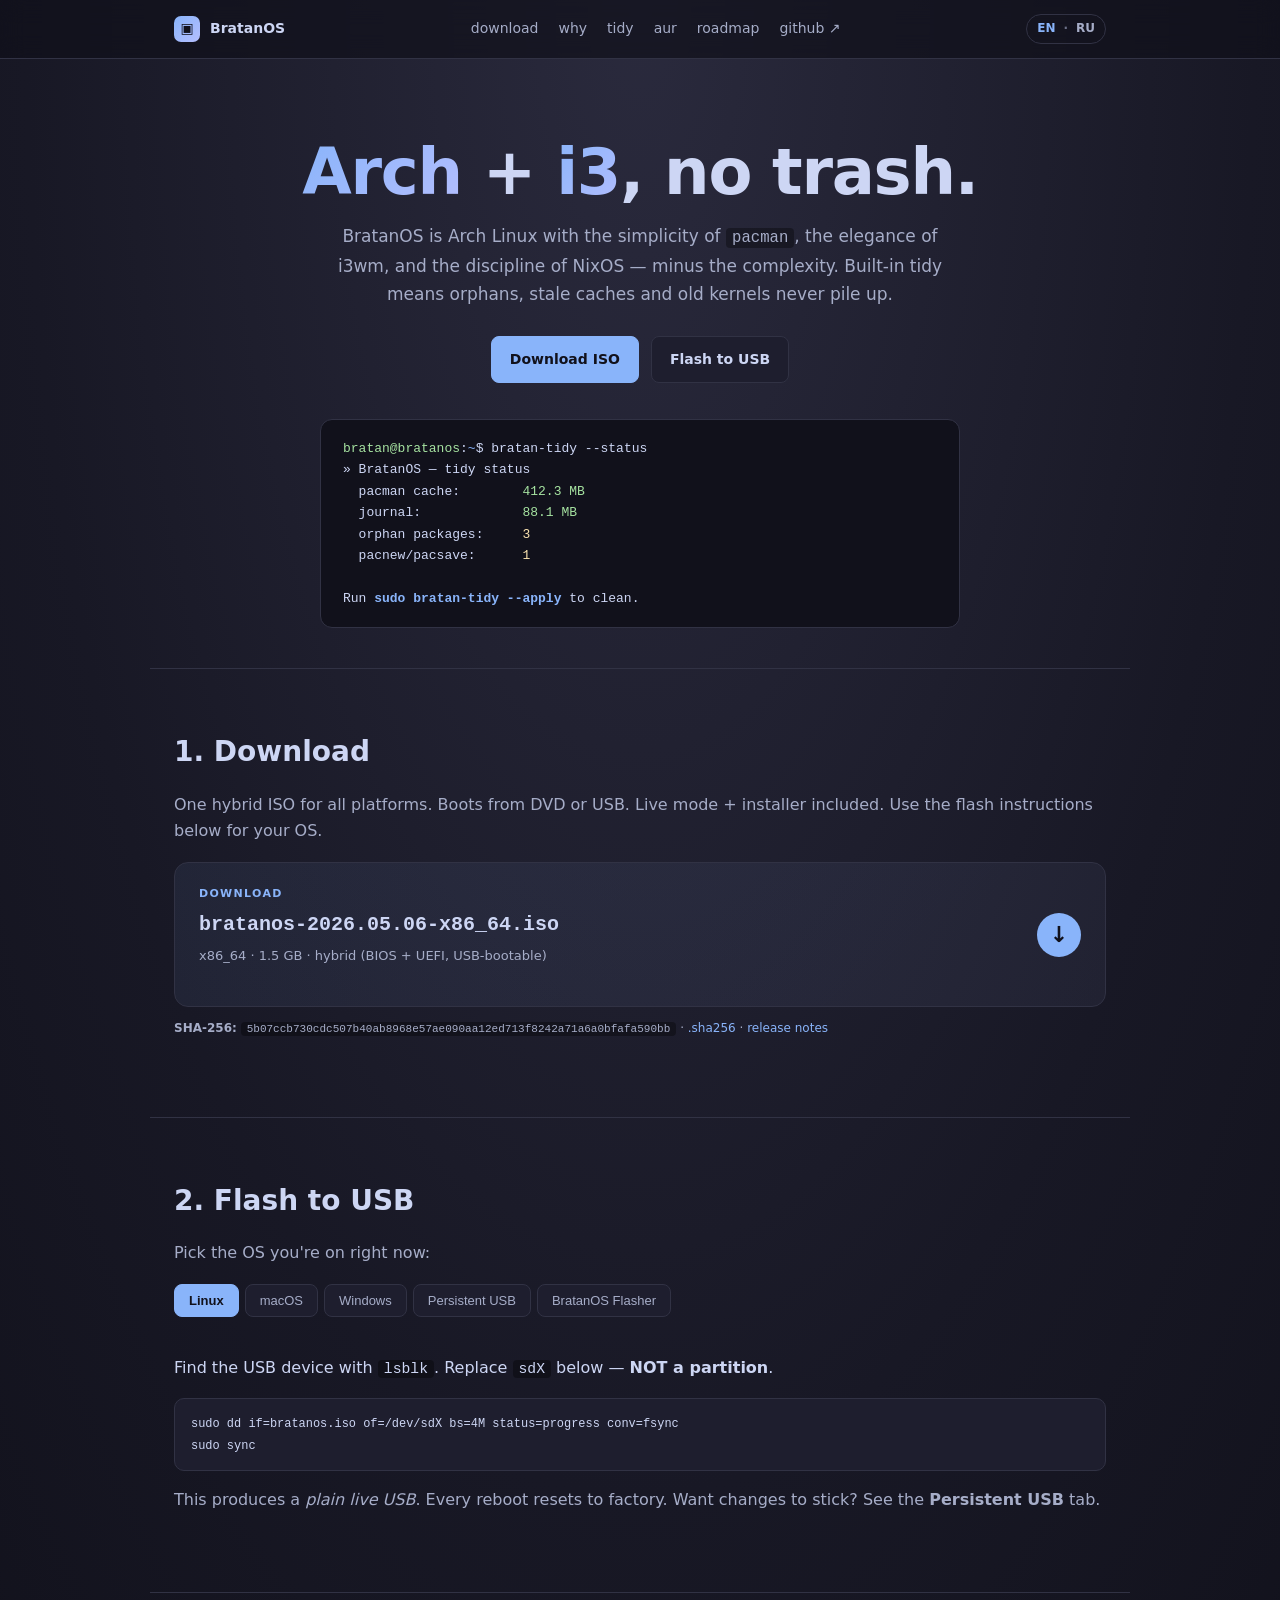
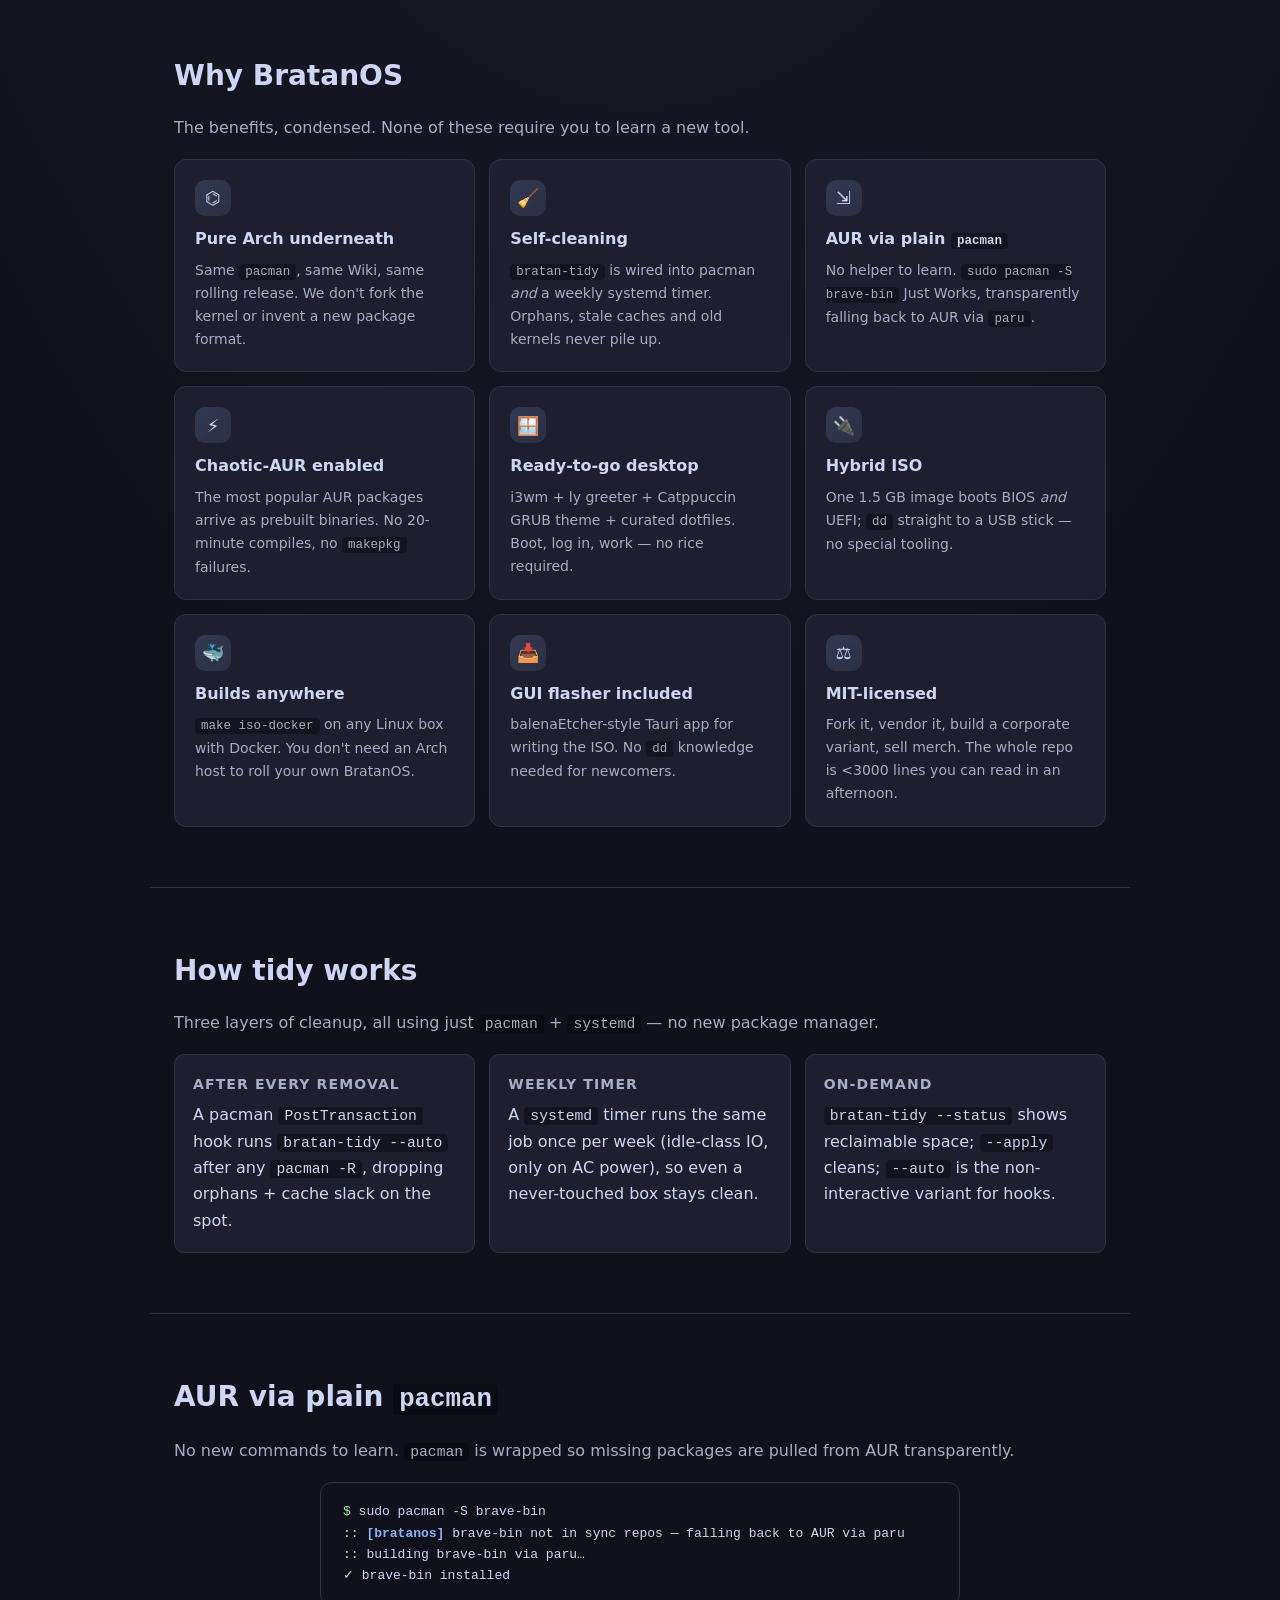
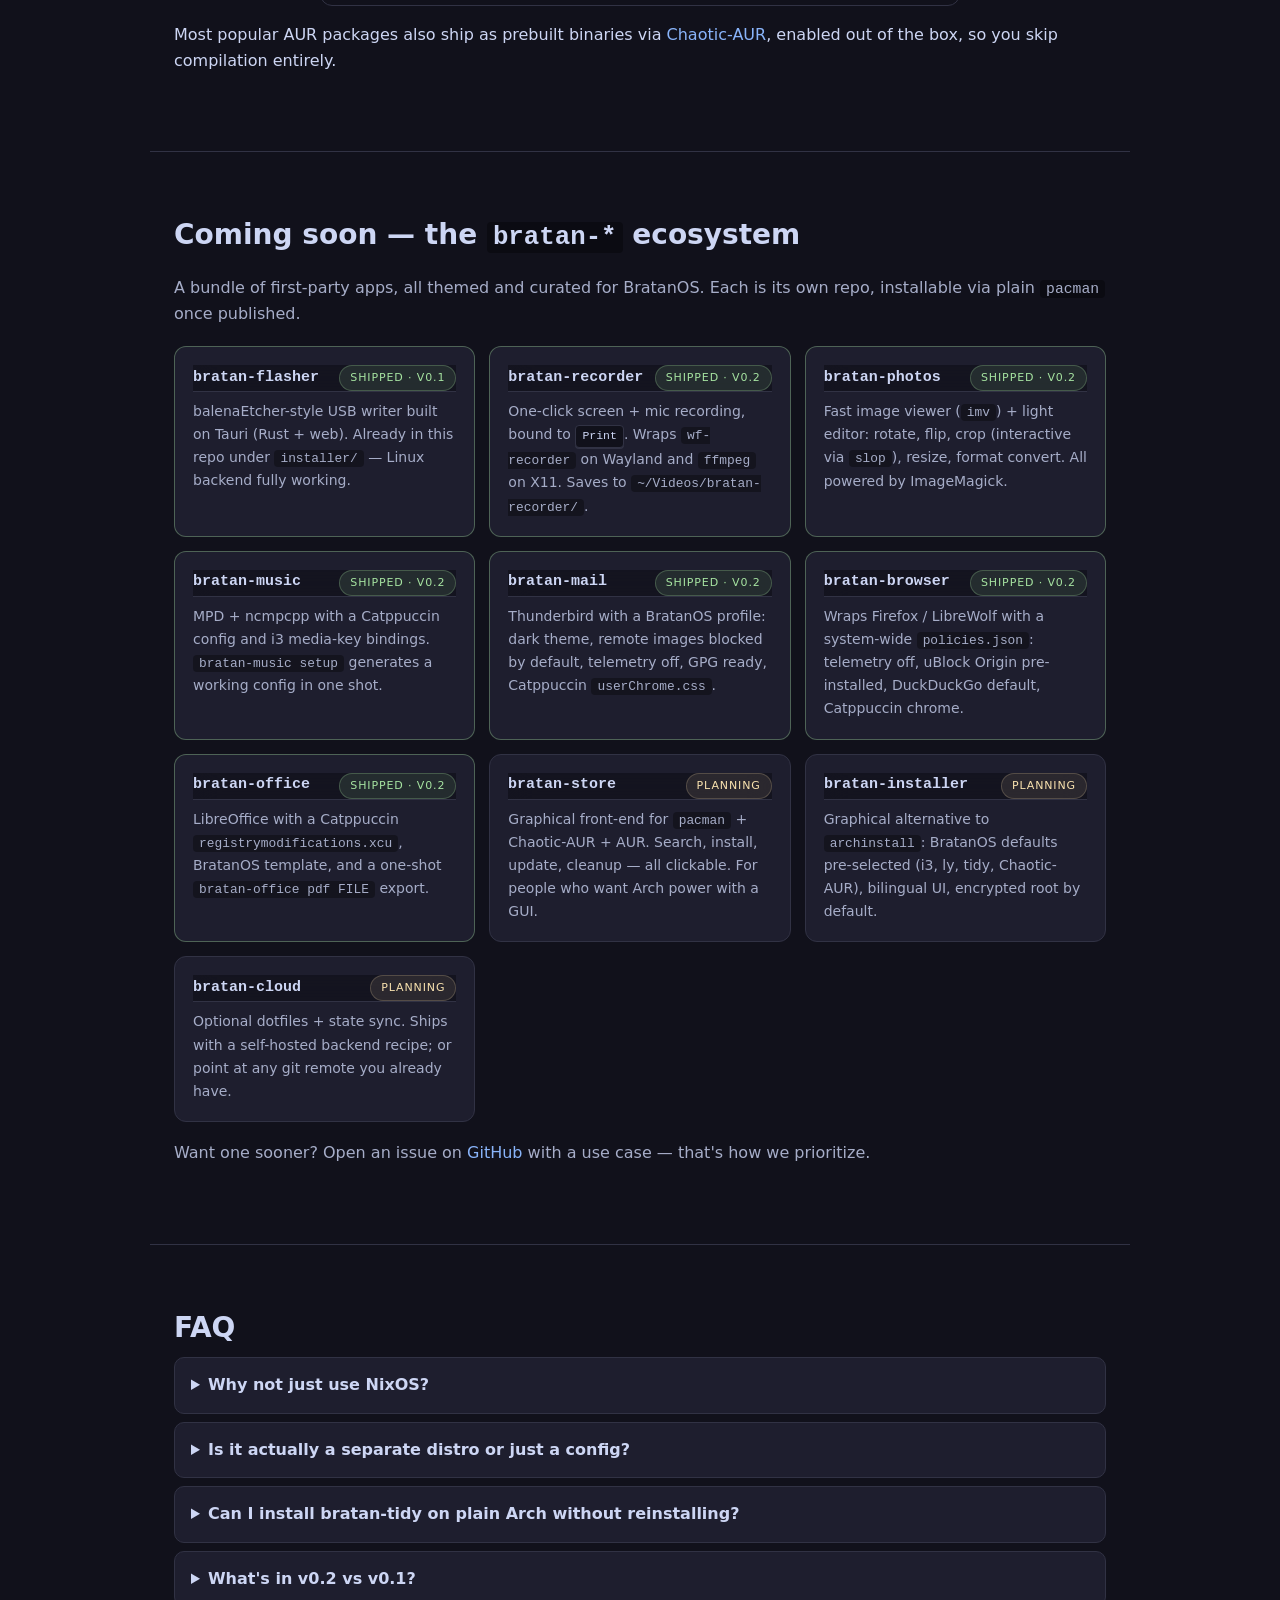
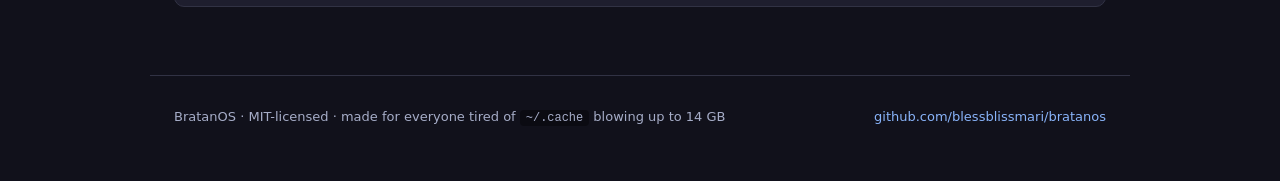
<file: index.html>
<!doctype html>
<html lang="en">
<head>
  <meta charset="utf-8" />
  <meta name="viewport" content="width=device-width, initial-scale=1" />
  <meta name="description" content="BratanOS — Arch Linux + i3wm with built-in tidy. No NixOS complexity, no system trash. Includes a balenaEtcher-style installer." />
  <title>BratanOS — Arch + i3, no trash.</title>
  <link rel="icon" href="data:image/svg+xml;utf8,&lt;svg xmlns='http://www.w3.org/2000/svg' viewBox='0 0 64 64'&gt;&lt;rect width='64' height='64' rx='12' fill='%2389b4fa'/&gt;&lt;text x='50%25' y='50%25' dominant-baseline='central' text-anchor='middle' font-family='ui-monospace,monospace' font-size='32' font-weight='800' fill='%231e1e2e'&gt;B&lt;/text&gt;&lt;/svg&gt;" />
  <link rel="stylesheet" href="style.css" />
</head>
<body>

<header>
  <nav>
    <a class="brand" href="#">
      <span class="logo">▣</span> BratanOS
    </a>
    <ul class="nav-links">
      <li><a href="#download">download</a></li>
      <li><a href="#why">why</a></li>
      <li><a href="#tidy">tidy</a></li>
      <li><a href="#aur">aur</a></li>
      <li><a href="#roadmap">roadmap</a></li>
      <li><a href="https://github.com/blessblissmari/bratanos">github ↗</a></li>
    </ul>
    <div class="lang">
      <span class="lang__active">EN</span>
      <span class="lang__sep">·</span>
      <a href="ru/">RU</a>
    </div>
  </nav>
</header>

<section class="hero">
  <h1><span class="grad">Arch</span> + <span class="grad">i3</span>, no trash.</h1>
  <p class="lede">
    BratanOS is Arch Linux with the simplicity of <code>pacman</code>,
    the elegance of i3wm, and the discipline of NixOS — minus the complexity.
    Built-in tidy means orphans, stale caches and old kernels never pile up.
  </p>
  <div class="cta">
    <a href="#download" class="btn btn--primary">Download ISO</a>
    <a href="#flash" class="btn">Flash to USB</a>
  </div>
  <pre class="terminal" aria-hidden="true"><span class="prompt">bratan@bratanos</span>:<span class="path">~</span>$ bratan-tidy --status
» BratanOS — tidy status
  pacman cache:        <span class="t-good">412.3 MB</span>
  journal:             <span class="t-good">88.1 MB</span>
  orphan packages:     <span class="t-warn">3</span>
  pacnew/pacsave:      <span class="t-warn">1</span>

Run <span class="t-accent">sudo bratan-tidy --apply</span> to clean.</pre>
</section>

<section id="download" class="section">
  <h2>1. Download</h2>
  <p class="muted">One hybrid ISO for all platforms. Boots from DVD or USB. Live mode + installer included. Use the flash instructions below for your OS.</p>
  <a class="download-cta" href="https://github.com/blessblissmari/bratanos/releases/download/v0.1.0/bratanos-2026.05.06-x86_64.iso">
    <div class="download-cta__main">
      <span class="download-cta__label">Download</span>
      <strong>bratanos-2026.05.06-x86_64.iso</strong>
      <span class="muted">x86_64 · 1.5 GB · hybrid (BIOS + UEFI, USB-bootable)</span>
    </div>
    <div class="download-cta__arrow">↓</div>
  </a>
  <p class="muted download-meta">
    <strong>SHA-256:</strong>
    <code>5b07ccb730cdc507b40ab8968e57ae090aa12ed713f8242a71a6a0bfafa590bb</code>
    · <a href="https://github.com/blessblissmari/bratanos/releases/download/v0.1.0/bratanos-2026.05.06-x86_64.iso.sha256">.sha256</a>
    · <a href="https://github.com/blessblissmari/bratanos/releases/tag/v0.1.0">release notes</a>
  </p>
</section>

<section id="flash" class="section">
  <h2>2. Flash to USB</h2>
  <p class="muted">Pick the OS you're on right now:</p>
  <div class="tabs">
    <button class="tab" data-tab="linux">Linux</button>
    <button class="tab" data-tab="mac">macOS</button>
    <button class="tab" data-tab="windows">Windows</button>
    <button class="tab" data-tab="persistent">Persistent USB</button>
    <button class="tab" data-tab="flasher">BratanOS Flasher</button>
  </div>
  <div class="tab-panel" data-panel="linux">
    <p>Find the USB device with <code>lsblk</code>. Replace <code>sdX</code> below — <strong>NOT a partition</strong>.</p>
    <pre><code>sudo dd if=bratanos.iso of=/dev/sdX bs=4M status=progress conv=fsync
sudo sync</code></pre>
    <p class="muted">This produces a <em>plain live USB</em>. Every reboot resets to factory. Want changes to stick? See the <strong>Persistent USB</strong> tab.</p>
  </div>
  <div class="tab-panel hidden" data-panel="mac">
    <p>Find the disk with <code>diskutil list</code>, unmount it, then <code>dd</code>:</p>
    <pre><code>diskutil list
diskutil unmountDisk /dev/diskN
sudo dd if=bratanos.iso of=/dev/rdiskN bs=4m
sync</code></pre>
    <p class="muted">Or use <a href="https://etcher.balena.io/">balenaEtcher</a> if the CLI scares you.</p>
  </div>
  <div class="tab-panel hidden" data-panel="windows">
    <p>Use one of:</p>
    <ul>
      <li><a href="https://rufus.ie/">Rufus</a> — pick "DD image" mode.</li>
      <li><a href="https://www.ventoy.net/">Ventoy</a> — drop the ISO onto a Ventoy stick.</li>
      <li><a href="https://etcher.balena.io/">balenaEtcher</a> — point, click, flash.</li>
    </ul>
  </div>
  <div class="tab-panel hidden" data-panel="persistent">
    <p>Make BratanOS actually <em>live</em> on the USB stick — installed packages, <code>~/.config</code> tweaks and files in <code>$HOME</code> all survive reboots.</p>
    <pre><code>sudo bratan-flash-persistent bratanos.iso /dev/sdX</code></pre>
    <p>What it does, in three steps:</p>
    <ol>
      <li><code>dd</code>s the ISO onto the stick.</li>
      <li>Carves the leftover space into a second ext4 partition labeled <code>BRATAN_PERSIST</code>.</li>
      <li>On next boot, pick <strong>"BratanOS (persistent)"</strong> in the bootloader menu — the kernel mounts that partition as the writable overlay.</li>
    </ol>
    <p class="muted">The script ships <em>inside</em> the live ISO too, so once you've booted a plain live stick, you can use it to flash another one.</p>
  </div>
  <div class="tab-panel hidden" data-panel="flasher">
    <p>The BratanOS Flasher is our own balenaEtcher-style app: pick an ISO, pick a USB, watch a progress bar. Built with Tauri (Rust + web).</p>
    <pre><code># on a BratanOS or Arch machine:
git clone https://github.com/blessblissmari/bratanos
cd bratanos/installer
sudo bratan-flasher</code></pre>
    <p class="muted">Linux is fully implemented today; macOS/Windows backends are scaffolded.</p>
  </div>
</section>

<section id="why" class="section">
  <h2>Why BratanOS</h2>
  <p class="muted">The benefits, condensed. None of these require you to learn a new tool.</p>
  <div class="benefits">
    <div class="benefit">
      <div class="benefit__icon">⌬</div>
      <h3>Pure Arch underneath</h3>
      <p>Same <code>pacman</code>, same Wiki, same rolling release. We don't fork the kernel or invent a new package format.</p>
    </div>
    <div class="benefit">
      <div class="benefit__icon">🧹</div>
      <h3>Self-cleaning</h3>
      <p><code>bratan-tidy</code> is wired into pacman <em>and</em> a weekly systemd timer. Orphans, stale caches and old kernels never pile up.</p>
    </div>
    <div class="benefit">
      <div class="benefit__icon">⇲</div>
      <h3>AUR via plain <code>pacman</code></h3>
      <p>No helper to learn. <code>sudo pacman -S brave-bin</code> Just Works, transparently falling back to AUR via <code>paru</code>.</p>
    </div>
    <div class="benefit">
      <div class="benefit__icon">⚡</div>
      <h3>Chaotic-AUR enabled</h3>
      <p>The most popular AUR packages arrive as prebuilt binaries. No 20-minute compiles, no <code>makepkg</code> failures.</p>
    </div>
    <div class="benefit">
      <div class="benefit__icon">🪟</div>
      <h3>Ready-to-go desktop</h3>
      <p>i3wm + ly greeter + Catppuccin GRUB theme + curated dotfiles. Boot, log in, work — no rice required.</p>
    </div>
    <div class="benefit">
      <div class="benefit__icon">🔌</div>
      <h3>Hybrid ISO</h3>
      <p>One 1.5 GB image boots BIOS <em>and</em> UEFI; <code>dd</code> straight to a USB stick — no special tooling.</p>
    </div>
    <div class="benefit">
      <div class="benefit__icon">🐳</div>
      <h3>Builds anywhere</h3>
      <p><code>make iso-docker</code> on any Linux box with Docker. You don't need an Arch host to roll your own BratanOS.</p>
    </div>
    <div class="benefit">
      <div class="benefit__icon">📥</div>
      <h3>GUI flasher included</h3>
      <p>balenaEtcher-style Tauri app for writing the ISO. No <code>dd</code> knowledge needed for newcomers.</p>
    </div>
    <div class="benefit">
      <div class="benefit__icon">⚖</div>
      <h3>MIT-licensed</h3>
      <p>Fork it, vendor it, build a corporate variant, sell merch. The whole repo is &lt;3000 lines you can read in an afternoon.</p>
    </div>
  </div>
</section>

<section id="tidy" class="section">
  <h2>How tidy works</h2>
  <p class="muted">Three layers of cleanup, all using just <code>pacman</code> + <code>systemd</code> — no new package manager.</p>
  <div class="grid-3">
    <div class="card">
      <h3>after every removal</h3>
      <p>A pacman <code>PostTransaction</code> hook runs <code>bratan-tidy --auto</code> after any <code>pacman -R</code>, dropping orphans + cache slack on the spot.</p>
    </div>
    <div class="card">
      <h3>weekly timer</h3>
      <p>A <code>systemd</code> timer runs the same job once per week (idle-class IO, only on AC power), so even a never-touched box stays clean.</p>
    </div>
    <div class="card">
      <h3>on-demand</h3>
      <p><code>bratan-tidy --status</code> shows reclaimable space; <code>--apply</code> cleans; <code>--auto</code> is the non-interactive variant for hooks.</p>
    </div>
  </div>
</section>

<section id="aur" class="section">
  <h2>AUR via plain <code>pacman</code></h2>
  <p class="muted">No new commands to learn. <code>pacman</code> is wrapped so missing packages are pulled from AUR transparently.</p>
  <pre class="terminal"><span class="prompt">$</span> sudo pacman -S brave-bin
:: <span class="t-accent">[bratanos]</span> brave-bin not in sync repos — falling back to AUR via paru
:: building brave-bin via paru…
✓ brave-bin installed</pre>
  <p>Most popular AUR packages also ship as prebuilt binaries via <a href="https://aur.chaotic.cx/">Chaotic-AUR</a>, enabled out of the box, so you skip compilation entirely.</p>
</section>

<section id="roadmap" class="section">
  <h2>Coming soon — the <code>bratan-*</code> ecosystem</h2>
  <p class="muted">A bundle of first-party apps, all themed and curated for BratanOS. Each is its own repo, installable via plain <code>pacman</code> once published.</p>
  <div class="roadmap">
    <article class="rmcard rmcard--shipped">
      <header>
        <span class="rmcard__name">bratan-flasher</span>
        <span class="rmcard__status rmcard__status--shipped">shipped · v0.1</span>
      </header>
      <p>balenaEtcher-style USB writer built on Tauri (Rust + web). Already in this repo under <code>installer/</code> — Linux backend fully working.</p>
    </article>
    <article class="rmcard rmcard--shipped">
      <header>
        <span class="rmcard__name">bratan-recorder</span>
        <span class="rmcard__status rmcard__status--shipped">shipped · v0.2</span>
      </header>
      <p>One-click screen + mic recording, bound to <kbd>Print</kbd>. Wraps <code>wf-recorder</code> on Wayland and <code>ffmpeg</code> on X11. Saves to <code>~/Videos/bratan-recorder/</code>.</p>
    </article>
    <article class="rmcard rmcard--shipped">
      <header>
        <span class="rmcard__name">bratan-photos</span>
        <span class="rmcard__status rmcard__status--shipped">shipped · v0.2</span>
      </header>
      <p>Fast image viewer (<code>imv</code>) + light editor: rotate, flip, crop (interactive via <code>slop</code>), resize, format convert. All powered by ImageMagick.</p>
    </article>
    <article class="rmcard rmcard--shipped">
      <header>
        <span class="rmcard__name">bratan-music</span>
        <span class="rmcard__status rmcard__status--shipped">shipped · v0.2</span>
      </header>
      <p>MPD + ncmpcpp with a Catppuccin config and i3 media-key bindings. <code>bratan-music setup</code> generates a working config in one shot.</p>
    </article>
    <article class="rmcard rmcard--shipped">
      <header>
        <span class="rmcard__name">bratan-mail</span>
        <span class="rmcard__status rmcard__status--shipped">shipped · v0.2</span>
      </header>
      <p>Thunderbird with a BratanOS profile: dark theme, remote images blocked by default, telemetry off, GPG ready, Catppuccin <code>userChrome.css</code>.</p>
    </article>
    <article class="rmcard rmcard--shipped">
      <header>
        <span class="rmcard__name">bratan-browser</span>
        <span class="rmcard__status rmcard__status--shipped">shipped · v0.2</span>
      </header>
      <p>Wraps Firefox / LibreWolf with a system-wide <code>policies.json</code>: telemetry off, uBlock Origin pre-installed, DuckDuckGo default, Catppuccin chrome.</p>
    </article>
    <article class="rmcard rmcard--shipped">
      <header>
        <span class="rmcard__name">bratan-office</span>
        <span class="rmcard__status rmcard__status--shipped">shipped · v0.2</span>
      </header>
      <p>LibreOffice with a Catppuccin <code>registrymodifications.xcu</code>, BratanOS template, and a one-shot <code>bratan-office pdf FILE</code> export.</p>
    </article>
    <article class="rmcard">
      <header>
        <span class="rmcard__name">bratan-store</span>
        <span class="rmcard__status">planning</span>
      </header>
      <p>Graphical front-end for <code>pacman</code> + Chaotic-AUR + AUR. Search, install, update, cleanup — all clickable. For people who want Arch power with a GUI.</p>
    </article>
    <article class="rmcard">
      <header>
        <span class="rmcard__name">bratan-installer</span>
        <span class="rmcard__status">planning</span>
      </header>
      <p>Graphical alternative to <code>archinstall</code>: BratanOS defaults pre-selected (i3, ly, tidy, Chaotic-AUR), bilingual UI, encrypted root by default.</p>
    </article>
    <article class="rmcard">
      <header>
        <span class="rmcard__name">bratan-cloud</span>
        <span class="rmcard__status">planning</span>
      </header>
      <p>Optional dotfiles + state sync. Ships with a self-hosted backend recipe; or point at any git remote you already have.</p>
    </article>
  </div>
  <p class="muted" style="margin-top: 18px;">
    Want one sooner? Open an issue on
    <a href="https://github.com/blessblissmari/bratanos/issues">GitHub</a> with a use case — that's how we prioritize.
  </p>
</section>

<section class="section">
  <h2>FAQ</h2>
  <details>
    <summary>Why not just use NixOS?</summary>
    <p>Nix solves the problem, but the cost is a brand-new language, derivations, flakes and learning curve. BratanOS keeps Arch's simplicity and just disciplines what already exists.</p>
  </details>
  <details>
    <summary>Is it actually a separate distro or just a config?</summary>
    <p>It's a downstream of Arch — same packages, same kernels, same <code>pacman</code>. The "distro" is the archiso build profile, the <code>bratan-*</code> tools, and the curated defaults (i3, ly, GRUB theme, Chaotic-AUR enabled).</p>
  </details>
  <details>
    <summary>Can I install bratan-tidy on plain Arch without reinstalling?</summary>
    <p>Yes. Clone the repo and <code>sudo make install-tidy</code> — it just drops the script + systemd unit + pacman hook into place.</p>
  </details>
  <details>
    <summary>What's in v0.2 vs v0.1?</summary>
    <p>v0.1 shipped the distro itself plus <code>bratan-flasher</code>. v0.2 adds six more first-party apps: <code>bratan-recorder</code>, <code>bratan-photos</code>, <code>bratan-music</code>, <code>bratan-mail</code>, <code>bratan-browser</code> and <code>bratan-office</code> — all installed by default in the live ISO. Still on the roadmap: <code>bratan-store</code>, <code>bratan-installer</code> and <code>bratan-cloud</code>.</p>
  </details>
</section>

<footer>
  <span>BratanOS · MIT-licensed · made for everyone tired of <code>~/.cache</code> blowing up to 14 GB</span>
  <a href="https://github.com/blessblissmari/bratanos">github.com/blessblissmari/bratanos</a>
</footer>

<script src="main.js"></script>
</body>
</html>
</file>
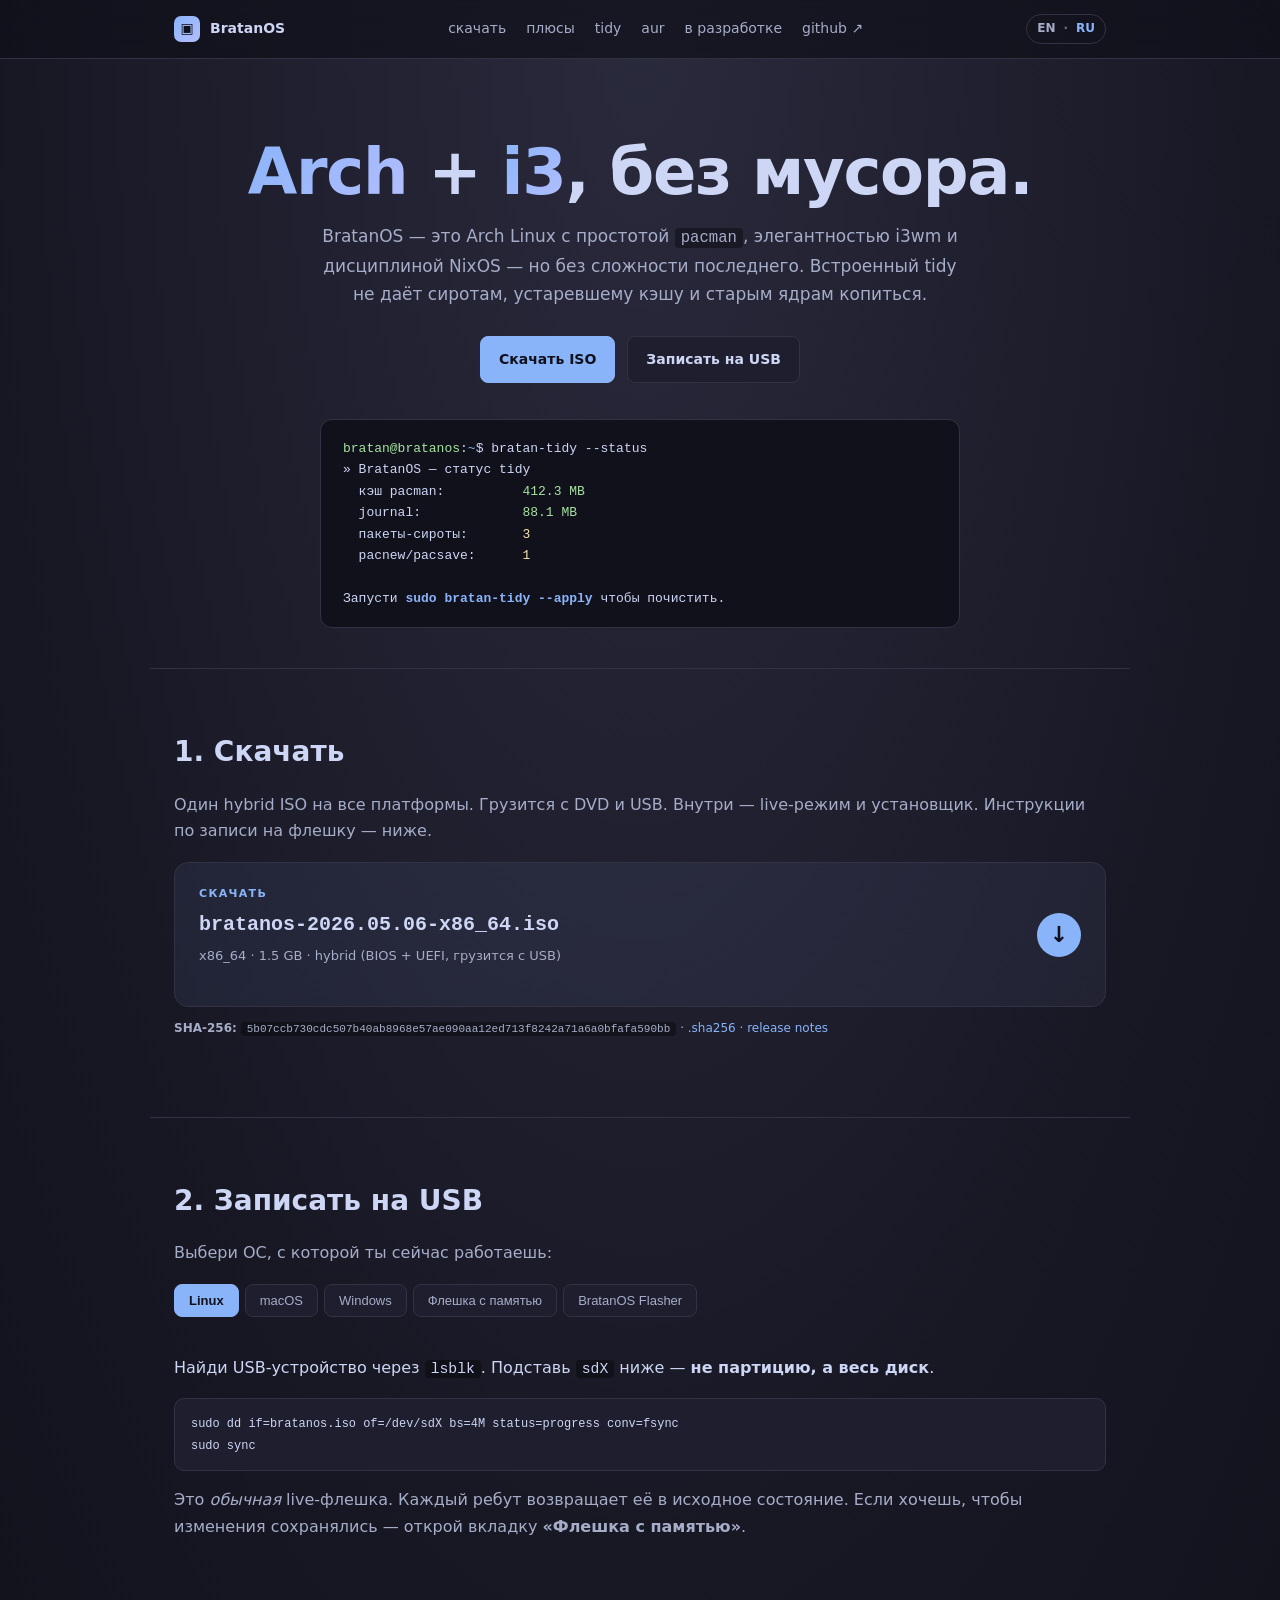
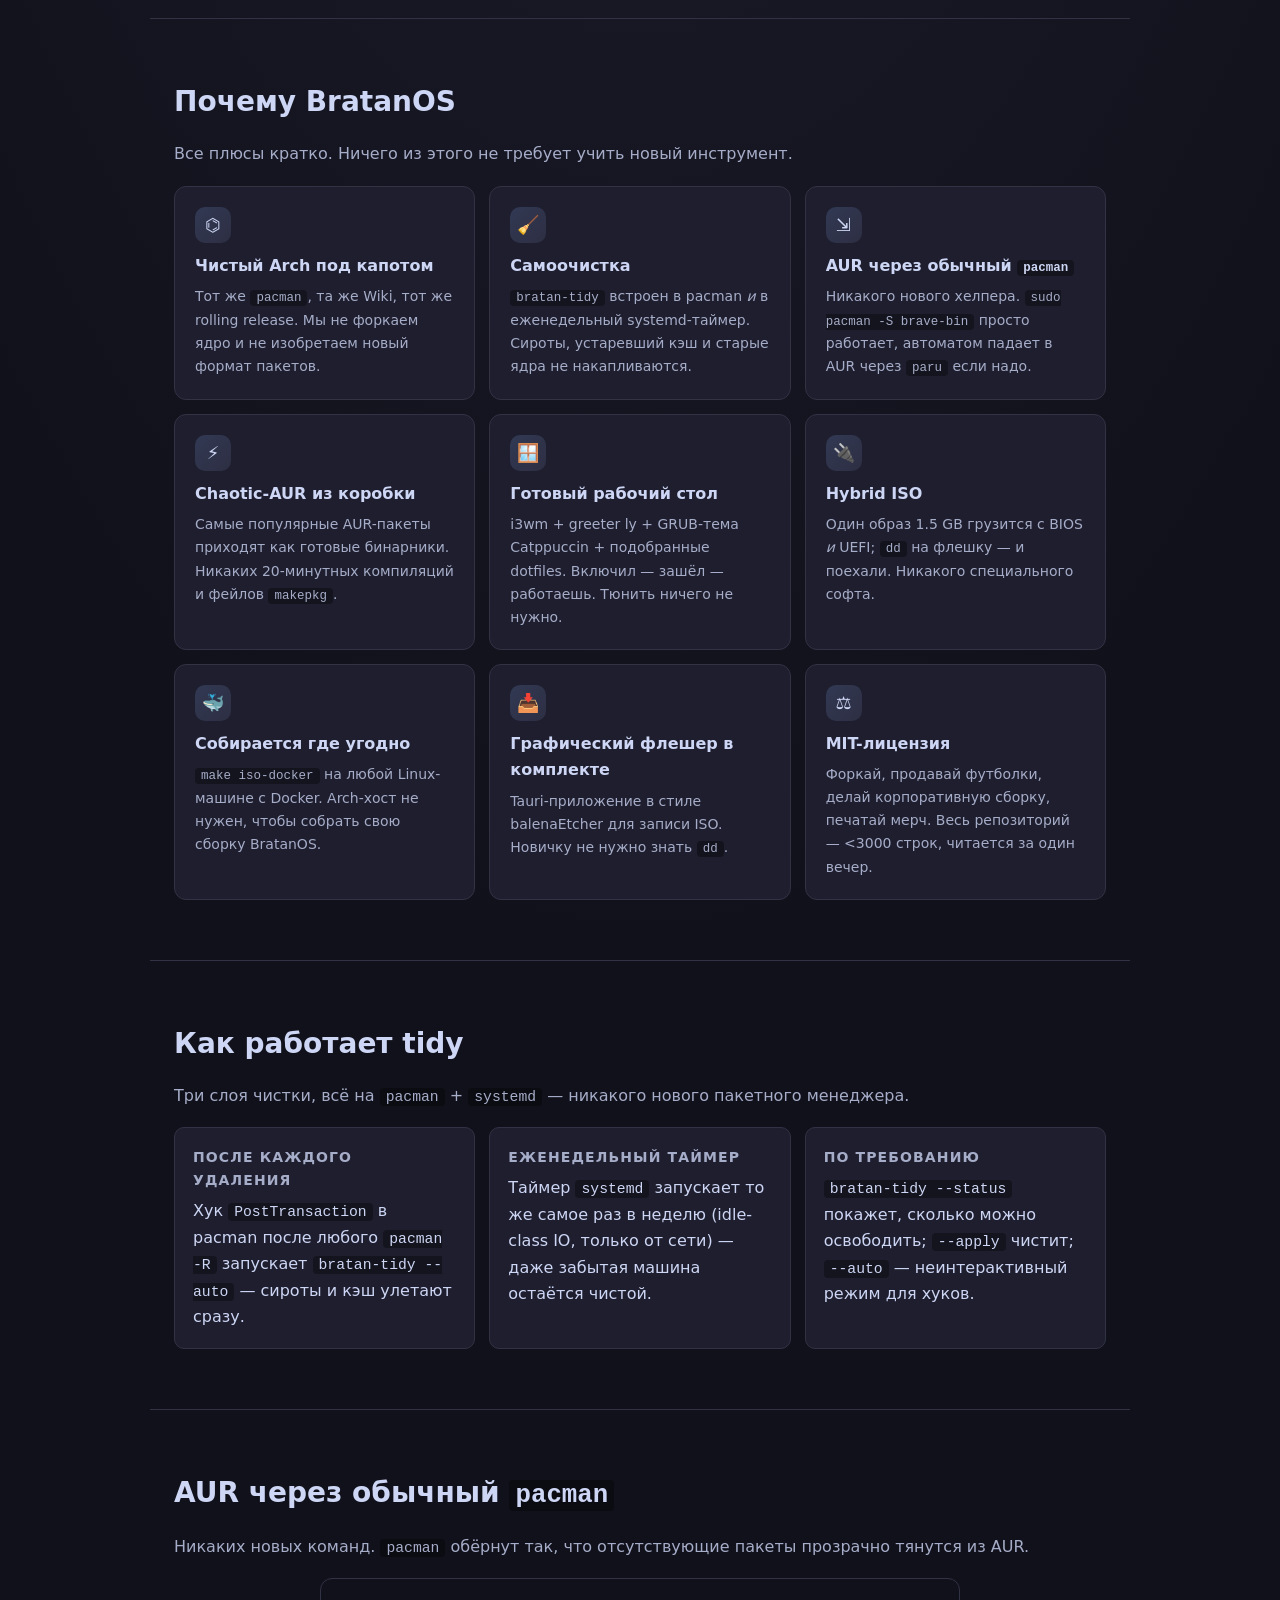
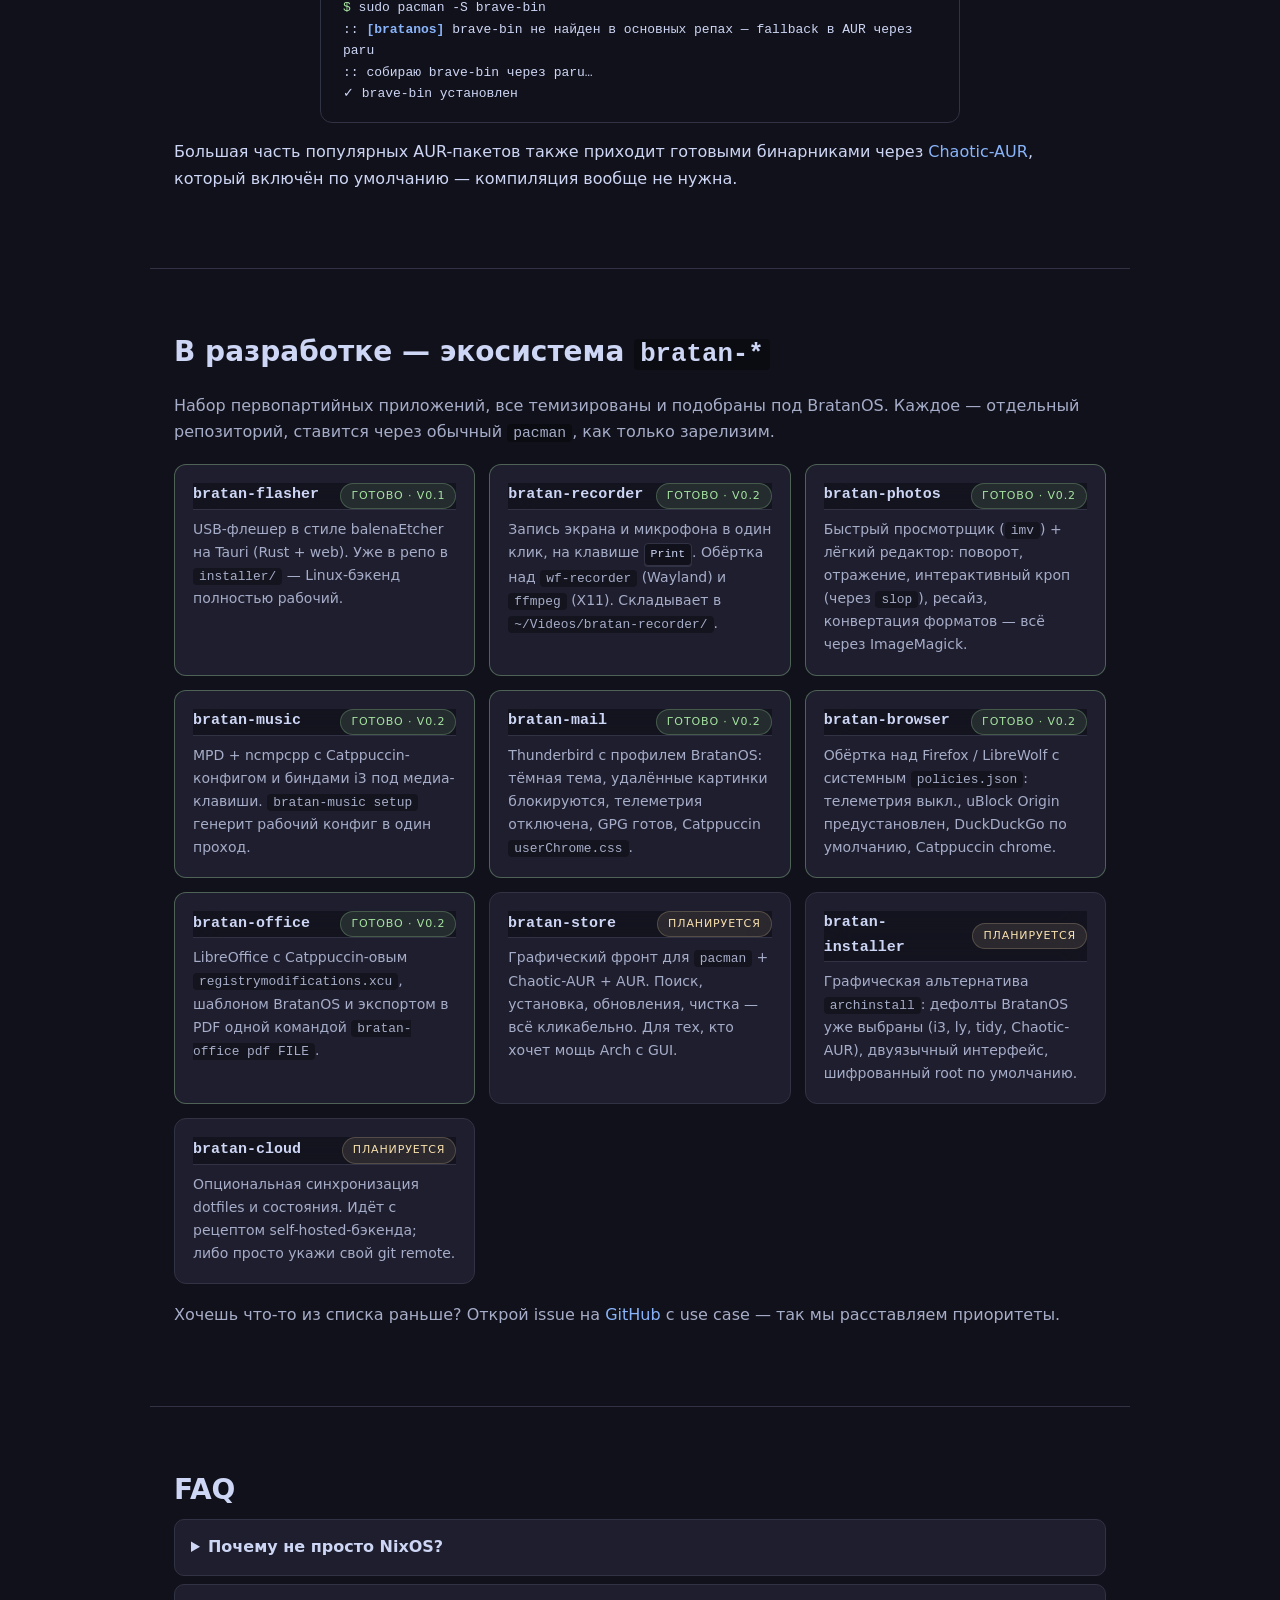
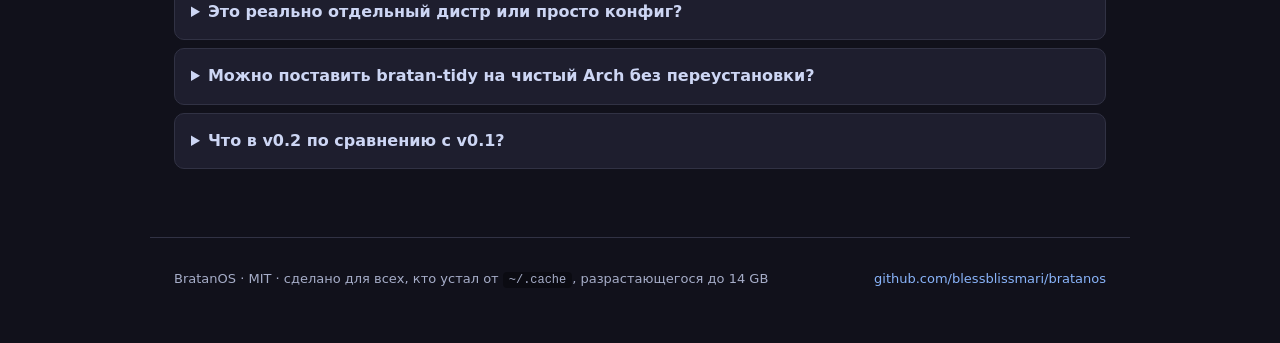
<file: ru/index.html>
<!doctype html>
<html lang="ru">
<head>
  <meta charset="utf-8" />
  <meta name="viewport" content="width=device-width, initial-scale=1" />
  <meta name="description" content="BratanOS — Arch Linux + i3wm со встроенной авточисткой системы. Без сложности NixOS, без накопления мусора. С графическим флешером в комплекте." />
  <title>BratanOS — Arch + i3, без мусора.</title>
  <link rel="icon" href="data:image/svg+xml;utf8,&lt;svg xmlns='http://www.w3.org/2000/svg' viewBox='0 0 64 64'&gt;&lt;rect width='64' height='64' rx='12' fill='%2389b4fa'/&gt;&lt;text x='50%25' y='50%25' dominant-baseline='central' text-anchor='middle' font-family='ui-monospace,monospace' font-size='32' font-weight='800' fill='%231e1e2e'&gt;B&lt;/text&gt;&lt;/svg&gt;" />
  <link rel="stylesheet" href="../style.css" />
</head>
<body>

<header>
  <nav>
    <a class="brand" href="#">
      <span class="logo">▣</span> BratanOS
    </a>
    <ul class="nav-links">
      <li><a href="#download">скачать</a></li>
      <li><a href="#why">плюсы</a></li>
      <li><a href="#tidy">tidy</a></li>
      <li><a href="#aur">aur</a></li>
      <li><a href="#roadmap">в разработке</a></li>
      <li><a href="https://github.com/blessblissmari/bratanos">github ↗</a></li>
    </ul>
    <div class="lang">
      <a href="../">EN</a>
      <span class="lang__sep">·</span>
      <span class="lang__active">RU</span>
    </div>
  </nav>
</header>

<section class="hero">
  <h1><span class="grad">Arch</span> + <span class="grad">i3</span>, без мусора.</h1>
  <p class="lede">
    BratanOS — это Arch Linux с простотой <code>pacman</code>,
    элегантностью i3wm и дисциплиной NixOS — но без сложности последнего.
    Встроенный tidy не даёт сиротам, устаревшему кэшу и старым ядрам копиться.
  </p>
  <div class="cta">
    <a href="#download" class="btn btn--primary">Скачать ISO</a>
    <a href="#flash" class="btn">Записать на USB</a>
  </div>
  <pre class="terminal" aria-hidden="true"><span class="prompt">bratan@bratanos</span>:<span class="path">~</span>$ bratan-tidy --status
» BratanOS — статус tidy
  кэш pacman:          <span class="t-good">412.3 MB</span>
  journal:             <span class="t-good">88.1 MB</span>
  пакеты-сироты:       <span class="t-warn">3</span>
  pacnew/pacsave:      <span class="t-warn">1</span>

Запусти <span class="t-accent">sudo bratan-tidy --apply</span> чтобы почистить.</pre>
</section>

<section id="download" class="section">
  <h2>1. Скачать</h2>
  <p class="muted">Один hybrid ISO на все платформы. Грузится с DVD и USB. Внутри — live-режим и установщик. Инструкции по записи на флешку — ниже.</p>
  <a class="download-cta" href="https://github.com/blessblissmari/bratanos/releases/download/v0.1.0/bratanos-2026.05.06-x86_64.iso">
    <div class="download-cta__main">
      <span class="download-cta__label">Скачать</span>
      <strong>bratanos-2026.05.06-x86_64.iso</strong>
      <span class="muted">x86_64 · 1.5 GB · hybrid (BIOS + UEFI, грузится с USB)</span>
    </div>
    <div class="download-cta__arrow">↓</div>
  </a>
  <p class="muted download-meta">
    <strong>SHA-256:</strong>
    <code>5b07ccb730cdc507b40ab8968e57ae090aa12ed713f8242a71a6a0bfafa590bb</code>
    · <a href="https://github.com/blessblissmari/bratanos/releases/download/v0.1.0/bratanos-2026.05.06-x86_64.iso.sha256">.sha256</a>
    · <a href="https://github.com/blessblissmari/bratanos/releases/tag/v0.1.0">release notes</a>
  </p>
</section>

<section id="flash" class="section">
  <h2>2. Записать на USB</h2>
  <p class="muted">Выбери ОС, с которой ты сейчас работаешь:</p>
  <div class="tabs">
    <button class="tab" data-tab="linux">Linux</button>
    <button class="tab" data-tab="mac">macOS</button>
    <button class="tab" data-tab="windows">Windows</button>
    <button class="tab" data-tab="persistent">Флешка с памятью</button>
    <button class="tab" data-tab="flasher">BratanOS Flasher</button>
  </div>
  <div class="tab-panel" data-panel="linux">
    <p>Найди USB-устройство через <code>lsblk</code>. Подставь <code>sdX</code> ниже — <strong>не партицию, а весь диск</strong>.</p>
    <pre><code>sudo dd if=bratanos.iso of=/dev/sdX bs=4M status=progress conv=fsync
sudo sync</code></pre>
    <p class="muted">Это <em>обычная</em> live-флешка. Каждый ребут возвращает её в исходное состояние. Если хочешь, чтобы изменения сохранялись — открой вкладку <strong>«Флешка с памятью»</strong>.</p>
  </div>
  <div class="tab-panel hidden" data-panel="mac">
    <p>Найди диск через <code>diskutil list</code>, размонтируй и пиши <code>dd</code>:</p>
    <pre><code>diskutil list
diskutil unmountDisk /dev/diskN
sudo dd if=bratanos.iso of=/dev/rdiskN bs=4m
sync</code></pre>
    <p class="muted">Или возьми <a href="https://etcher.balena.io/">balenaEtcher</a>, если терминал пугает.</p>
  </div>
  <div class="tab-panel hidden" data-panel="windows">
    <p>Любой из вариантов:</p>
    <ul>
      <li><a href="https://rufus.ie/">Rufus</a> — режим «DD image».</li>
      <li><a href="https://www.ventoy.net/">Ventoy</a> — кинуть ISO на флешку с Ventoy.</li>
      <li><a href="https://etcher.balena.io/">balenaEtcher</a> — выбрать, нажать, готово.</li>
    </ul>
  </div>
  <div class="tab-panel hidden" data-panel="persistent">
    <p>Сделать так, чтобы BratanOS реально <em>жил</em> на флешке: установленные пакеты, <code>~/.config</code>, файлы в <code>$HOME</code> — всё переживает ребут.</p>
    <pre><code>sudo bratan-flash-persistent bratanos.iso /dev/sdX</code></pre>
    <p>Что делает скрипт:</p>
    <ol>
      <li><code>dd</code>-ит ISO на флешку.</li>
      <li>Из оставшегося свободного места делает второй раздел в ext4 с меткой <code>BRATAN_PERSIST</code>.</li>
      <li>При следующей загрузке выбираешь <strong>«BratanOS (persistent)»</strong> в меню загрузчика — ядро монтирует этот раздел как writable overlay.</li>
    </ol>
    <p class="muted">Скрипт лежит и <em>внутри</em> live-ISO, поэтому, загрузившись с обычной live-флешки, ты можешь сразу записать вторую — уже с памятью.</p>
  </div>
  <div class="tab-panel hidden" data-panel="flasher">
    <p>BratanOS Flasher — наш собственный аналог balenaEtcher: выбери ISO, выбери флешку, смотри прогресс. Написан на Tauri (Rust + web).</p>
    <pre><code># на BratanOS или Arch:
git clone https://github.com/blessblissmari/bratanos
cd bratanos/installer
sudo bratan-flasher</code></pre>
    <p class="muted">Linux-бэкенд работает уже сейчас; macOS и Windows — в разработке (заглушки за общим trait-ом).</p>
  </div>
</section>

<section id="why" class="section">
  <h2>Почему BratanOS</h2>
  <p class="muted">Все плюсы кратко. Ничего из этого не требует учить новый инструмент.</p>
  <div class="benefits">
    <div class="benefit">
      <div class="benefit__icon">⌬</div>
      <h3>Чистый Arch под капотом</h3>
      <p>Тот же <code>pacman</code>, та же Wiki, тот же rolling release. Мы не форкаем ядро и не изобретаем новый формат пакетов.</p>
    </div>
    <div class="benefit">
      <div class="benefit__icon">🧹</div>
      <h3>Самоочистка</h3>
      <p><code>bratan-tidy</code> встроен в pacman <em>и</em> в еженедельный systemd-таймер. Сироты, устаревший кэш и старые ядра не накапливаются.</p>
    </div>
    <div class="benefit">
      <div class="benefit__icon">⇲</div>
      <h3>AUR через обычный <code>pacman</code></h3>
      <p>Никакого нового хелпера. <code>sudo pacman -S brave-bin</code> просто работает, автоматом падает в AUR через <code>paru</code> если надо.</p>
    </div>
    <div class="benefit">
      <div class="benefit__icon">⚡</div>
      <h3>Chaotic-AUR из коробки</h3>
      <p>Самые популярные AUR-пакеты приходят как готовые бинарники. Никаких 20-минутных компиляций и фейлов <code>makepkg</code>.</p>
    </div>
    <div class="benefit">
      <div class="benefit__icon">🪟</div>
      <h3>Готовый рабочий стол</h3>
      <p>i3wm + greeter ly + GRUB-тема Catppuccin + подобранные dotfiles. Включил — зашёл — работаешь. Тюнить ничего не нужно.</p>
    </div>
    <div class="benefit">
      <div class="benefit__icon">🔌</div>
      <h3>Hybrid ISO</h3>
      <p>Один образ 1.5 GB грузится с BIOS <em>и</em> UEFI; <code>dd</code> на флешку — и поехали. Никакого специального софта.</p>
    </div>
    <div class="benefit">
      <div class="benefit__icon">🐳</div>
      <h3>Собирается где угодно</h3>
      <p><code>make iso-docker</code> на любой Linux-машине с Docker. Arch-хост не нужен, чтобы собрать свою сборку BratanOS.</p>
    </div>
    <div class="benefit">
      <div class="benefit__icon">📥</div>
      <h3>Графический флешер в комплекте</h3>
      <p>Tauri-приложение в стиле balenaEtcher для записи ISO. Новичку не нужно знать <code>dd</code>.</p>
    </div>
    <div class="benefit">
      <div class="benefit__icon">⚖</div>
      <h3>MIT-лицензия</h3>
      <p>Форкай, продавай футболки, делай корпоративную сборку, печатай мерч. Весь репозиторий — &lt;3000 строк, читается за один вечер.</p>
    </div>
  </div>
</section>

<section id="tidy" class="section">
  <h2>Как работает tidy</h2>
  <p class="muted">Три слоя чистки, всё на <code>pacman</code> + <code>systemd</code> — никакого нового пакетного менеджера.</p>
  <div class="grid-3">
    <div class="card">
      <h3>после каждого удаления</h3>
      <p>Хук <code>PostTransaction</code> в pacman после любого <code>pacman -R</code> запускает <code>bratan-tidy --auto</code> — сироты и кэш улетают сразу.</p>
    </div>
    <div class="card">
      <h3>еженедельный таймер</h3>
      <p>Таймер <code>systemd</code> запускает то же самое раз в неделю (idle-class IO, только от сети) — даже забытая машина остаётся чистой.</p>
    </div>
    <div class="card">
      <h3>по требованию</h3>
      <p><code>bratan-tidy --status</code> покажет, сколько можно освободить; <code>--apply</code> чистит; <code>--auto</code> — неинтерактивный режим для хуков.</p>
    </div>
  </div>
</section>

<section id="aur" class="section">
  <h2>AUR через обычный <code>pacman</code></h2>
  <p class="muted">Никаких новых команд. <code>pacman</code> обёрнут так, что отсутствующие пакеты прозрачно тянутся из AUR.</p>
  <pre class="terminal"><span class="prompt">$</span> sudo pacman -S brave-bin
:: <span class="t-accent">[bratanos]</span> brave-bin не найден в основных репах — fallback в AUR через paru
:: собираю brave-bin через paru…
✓ brave-bin установлен</pre>
  <p>Большая часть популярных AUR-пакетов также приходит готовыми бинарниками через <a href="https://aur.chaotic.cx/">Chaotic-AUR</a>, который включён по умолчанию — компиляция вообще не нужна.</p>
</section>

<section id="roadmap" class="section">
  <h2>В разработке — экосистема <code>bratan-*</code></h2>
  <p class="muted">Набор первопартийных приложений, все темизированы и подобраны под BratanOS. Каждое — отдельный репозиторий, ставится через обычный <code>pacman</code>, как только зарелизим.</p>
  <div class="roadmap">
    <article class="rmcard rmcard--shipped">
      <header>
        <span class="rmcard__name">bratan-flasher</span>
        <span class="rmcard__status rmcard__status--shipped">готово · v0.1</span>
      </header>
      <p>USB-флешер в стиле balenaEtcher на Tauri (Rust + web). Уже в репо в <code>installer/</code> — Linux-бэкенд полностью рабочий.</p>
    </article>
    <article class="rmcard rmcard--shipped">
      <header>
        <span class="rmcard__name">bratan-recorder</span>
        <span class="rmcard__status rmcard__status--shipped">готово · v0.2</span>
      </header>
      <p>Запись экрана и микрофона в один клик, на клавише <kbd>Print</kbd>. Обёртка над <code>wf-recorder</code> (Wayland) и <code>ffmpeg</code> (X11). Складывает в <code>~/Videos/bratan-recorder/</code>.</p>
    </article>
    <article class="rmcard rmcard--shipped">
      <header>
        <span class="rmcard__name">bratan-photos</span>
        <span class="rmcard__status rmcard__status--shipped">готово · v0.2</span>
      </header>
      <p>Быстрый просмотрщик (<code>imv</code>) + лёгкий редактор: поворот, отражение, интерактивный кроп (через <code>slop</code>), ресайз, конвертация форматов — всё через ImageMagick.</p>
    </article>
    <article class="rmcard rmcard--shipped">
      <header>
        <span class="rmcard__name">bratan-music</span>
        <span class="rmcard__status rmcard__status--shipped">готово · v0.2</span>
      </header>
      <p>MPD + ncmpcpp с Catppuccin-конфигом и биндами i3 под медиа-клавиши. <code>bratan-music setup</code> генерит рабочий конфиг в один проход.</p>
    </article>
    <article class="rmcard rmcard--shipped">
      <header>
        <span class="rmcard__name">bratan-mail</span>
        <span class="rmcard__status rmcard__status--shipped">готово · v0.2</span>
      </header>
      <p>Thunderbird с профилем BratanOS: тёмная тема, удалённые картинки блокируются, телеметрия отключена, GPG готов, Catppuccin <code>userChrome.css</code>.</p>
    </article>
    <article class="rmcard rmcard--shipped">
      <header>
        <span class="rmcard__name">bratan-browser</span>
        <span class="rmcard__status rmcard__status--shipped">готово · v0.2</span>
      </header>
      <p>Обёртка над Firefox / LibreWolf с системным <code>policies.json</code>: телеметрия выкл., uBlock Origin предустановлен, DuckDuckGo по умолчанию, Catppuccin chrome.</p>
    </article>
    <article class="rmcard rmcard--shipped">
      <header>
        <span class="rmcard__name">bratan-office</span>
        <span class="rmcard__status rmcard__status--shipped">готово · v0.2</span>
      </header>
      <p>LibreOffice с Catppuccin-овым <code>registrymodifications.xcu</code>, шаблоном BratanOS и экспортом в PDF одной командой <code>bratan-office pdf FILE</code>.</p>
    </article>
    <article class="rmcard">
      <header>
        <span class="rmcard__name">bratan-store</span>
        <span class="rmcard__status">планируется</span>
      </header>
      <p>Графический фронт для <code>pacman</code> + Chaotic-AUR + AUR. Поиск, установка, обновления, чистка — всё кликабельно. Для тех, кто хочет мощь Arch с GUI.</p>
    </article>
    <article class="rmcard">
      <header>
        <span class="rmcard__name">bratan-installer</span>
        <span class="rmcard__status">планируется</span>
      </header>
      <p>Графическая альтернатива <code>archinstall</code>: дефолты BratanOS уже выбраны (i3, ly, tidy, Chaotic-AUR), двуязычный интерфейс, шифрованный root по умолчанию.</p>
    </article>
    <article class="rmcard">
      <header>
        <span class="rmcard__name">bratan-cloud</span>
        <span class="rmcard__status">планируется</span>
      </header>
      <p>Опциональная синхронизация dotfiles и состояния. Идёт с рецептом self-hosted-бэкенда; либо просто укажи свой git remote.</p>
    </article>
  </div>
  <p class="muted" style="margin-top: 18px;">
    Хочешь что-то из списка раньше? Открой issue на
    <a href="https://github.com/blessblissmari/bratanos/issues">GitHub</a> с use case — так мы расставляем приоритеты.
  </p>
</section>

<section class="section">
  <h2>FAQ</h2>
  <details>
    <summary>Почему не просто NixOS?</summary>
    <p>Nix решает проблему, но цена — новый язык, derivations, flakes и кривая обучения. BratanOS сохраняет простоту Arch и просто наводит порядок в том, что уже есть.</p>
  </details>
  <details>
    <summary>Это реально отдельный дистр или просто конфиг?</summary>
    <p>Это downstream Arch — те же пакеты, те же ядра, тот же <code>pacman</code>. «Дистр» — это профиль archiso, набор инструментов <code>bratan-*</code> и подобранные дефолты (i3, ly, GRUB-тема, Chaotic-AUR из коробки).</p>
  </details>
  <details>
    <summary>Можно поставить bratan-tidy на чистый Arch без переустановки?</summary>
    <p>Да. Клонируй репо и сделай <code>sudo make install-tidy</code> — он просто положит скрипт + systemd-юнит + pacman-хук на место.</p>
  </details>
  <details>
    <summary>Что в v0.2 по сравнению с v0.1?</summary>
    <p>v0.1 это сам дистрибутив + <code>bratan-flasher</code>. v0.2 добавляет шесть первопартийных приложений: <code>bratan-recorder</code>, <code>bratan-photos</code>, <code>bratan-music</code>, <code>bratan-mail</code>, <code>bratan-browser</code> и <code>bratan-office</code> — все уже в live-ISO по умолчанию. В roadmap остаётся: <code>bratan-store</code>, <code>bratan-installer</code> и <code>bratan-cloud</code>.</p>
  </details>
</section>

<footer>
  <span>BratanOS · MIT · сделано для всех, кто устал от <code>~/.cache</code>, разрастающегося до 14 GB</span>
  <a href="https://github.com/blessblissmari/bratanos">github.com/blessblissmari/bratanos</a>
</footer>

<script src="../main.js"></script>
</body>
</html>
</file>
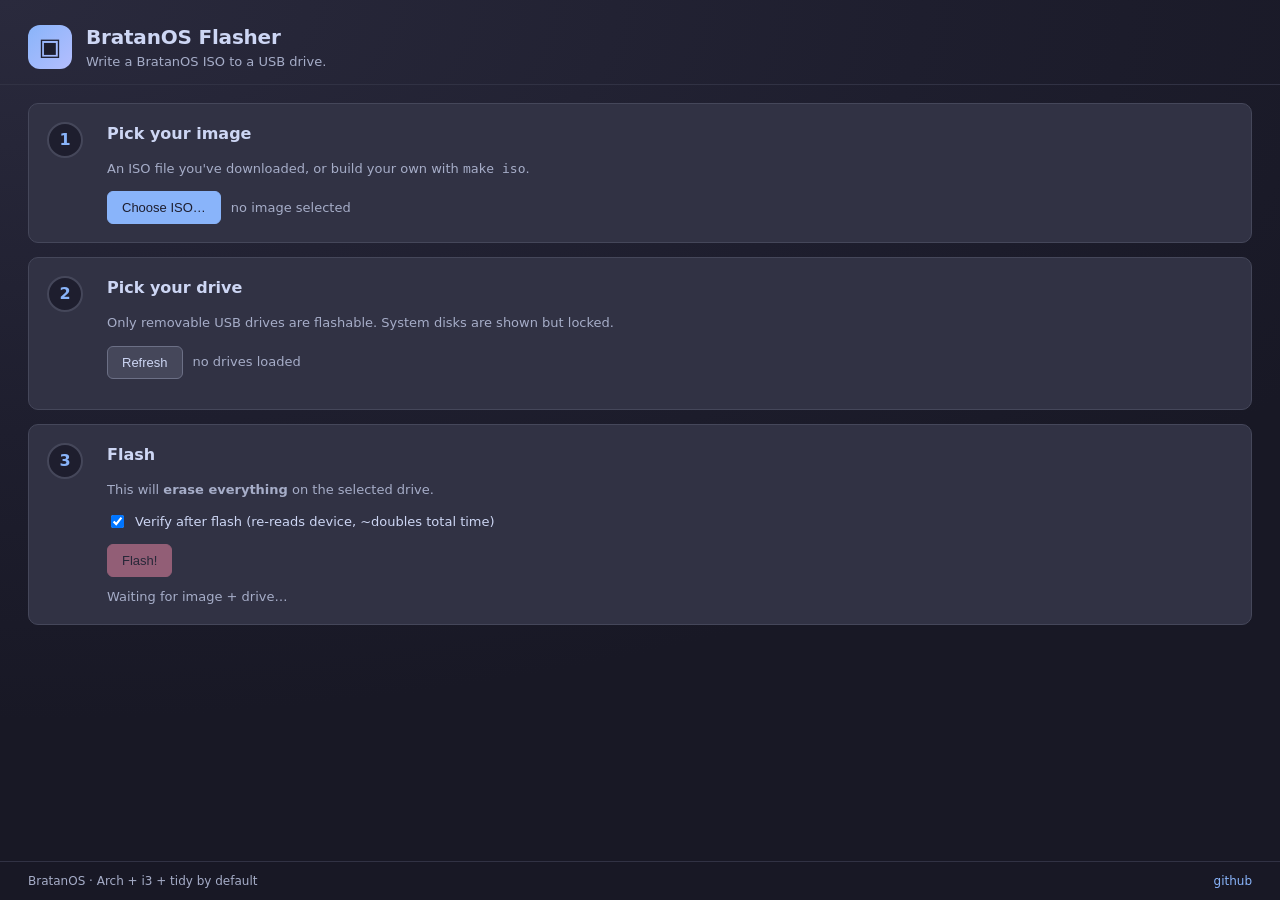
<file: installer/ui/index.html>
<!doctype html>
<html lang="en">
<head>
  <meta charset="utf-8" />
  <meta name="viewport" content="width=device-width, initial-scale=1" />
  <title>BratanOS Flasher</title>
  <link rel="stylesheet" href="style.css" />
</head>
<body>
  <header class="hero">
    <div class="brand">
      <span class="logo">▣</span>
      <div class="title">
        <h1>BratanOS Flasher</h1>
        <p>Write a BratanOS ISO to a USB drive.</p>
      </div>
    </div>
    <div id="root-warning" class="banner banner--warn hidden">
      Not running as root — flashing real devices will fail. Re-launch with
      <code>sudo bratan-flasher</code>.
    </div>
  </header>

  <main>
    <ol class="steps">
      <li class="step" data-step="1" id="step-image">
        <div class="step__num">1</div>
        <div class="step__body">
          <h2>Pick your image</h2>
          <p class="muted">An ISO file you've downloaded, or build your own with <code>make iso</code>.</p>
          <div class="row">
            <button id="btn-pick-image" class="btn btn--primary">Choose ISO…</button>
            <span id="image-summary" class="muted">no image selected</span>
          </div>
        </div>
      </li>

      <li class="step" data-step="2" id="step-drive">
        <div class="step__num">2</div>
        <div class="step__body">
          <h2>Pick your drive</h2>
          <p class="muted">Only removable USB drives are flashable. System disks are shown but locked.</p>
          <div class="row">
            <button id="btn-refresh" class="btn">Refresh</button>
            <span id="drive-count" class="muted">no drives loaded</span>
          </div>
          <ul id="drive-list" class="drives"></ul>
        </div>
      </li>

      <li class="step" data-step="3" id="step-flash">
        <div class="step__num">3</div>
        <div class="step__body">
          <h2>Flash</h2>
          <p class="muted">This will <strong>erase everything</strong> on the selected drive.</p>
          <label class="check">
            <input type="checkbox" id="opt-verify" checked />
            Verify after flash (re-reads device, ~doubles total time)
          </label>
          <div class="row">
            <button id="btn-flash" class="btn btn--danger" disabled>Flash!</button>
            <button id="btn-cancel" class="btn hidden">Cancel</button>
          </div>
          <div id="progress-card" class="card hidden">
            <div class="bar"><div id="progress-fill" class="bar__fill"></div></div>
            <div class="metrics">
              <span id="metric-percent">0%</span>
              <span id="metric-speed">0 MB/s</span>
              <span id="metric-eta">--:--</span>
              <span id="metric-bytes">0 / 0</span>
            </div>
          </div>
          <div id="status" class="status muted">Waiting for image + drive…</div>
        </div>
      </li>
    </ol>
  </main>

  <footer>
    <span>BratanOS · Arch + i3 + tidy by default</span>
    <a href="https://github.com/blessblissmari/bratanos" target="_blank" rel="noopener">github</a>
  </footer>

  <script type="module" src="main.js"></script>
</body>
</html>
</file>
<file: style.css>
:root {
  --bg:        #11111b;
  --bg-2:      #181825;
  --surface:   #1e1e2e;
  --surface-2: #313244;
  --line:      #313244;
  --text:      #cdd6f4;
  --muted:     #a6adc8;
  --dim:       #6c7086;
  --accent:    #89b4fa;
  --accent-2:  #b4befe;
  --good:      #a6e3a1;
  --warn:      #f9e2af;
  --bad:       #f38ba8;
}

* { box-sizing: border-box; }
html, body { margin: 0; padding: 0; }
body {
  background: radial-gradient(80% 50% at 50% 0%, #2a2a3d 0%, var(--bg-2) 60%, var(--bg) 100%);
  color: var(--text);
  font: 16px/1.65 'Inter', system-ui, -apple-system, BlinkMacSystemFont, sans-serif;
  min-height: 100vh;
}

a { color: var(--accent); text-decoration: none; }
a:hover { color: var(--accent-2); }

code, pre, .terminal {
  font-family: 'JetBrains Mono', ui-monospace, SFMono-Regular, Menlo, monospace;
  font-size: 0.92em;
}
code { background: rgba(0,0,0,0.35); padding: 1px 6px; border-radius: 4px; }
pre {
  background: var(--surface);
  border: 1px solid var(--line);
  padding: 14px 16px;
  border-radius: 10px;
  overflow-x: auto;
  font-size: 13px;
}
pre code { background: transparent; padding: 0; }

/* nav */
header {
  position: sticky; top: 0; z-index: 10;
  backdrop-filter: blur(12px);
  background: rgba(17,17,27,0.7);
  border-bottom: 1px solid var(--line);
}
nav {
  max-width: 980px; margin: 0 auto; padding: 14px 24px;
  display: flex; justify-content: space-between; align-items: center;
  font-size: 14px;
}
nav .brand { display: flex; align-items: center; gap: 10px; font-weight: 700; color: var(--text); }
nav .brand .logo {
  width: 26px; height: 26px;
  border-radius: 7px;
  background: linear-gradient(135deg, var(--accent), var(--accent-2));
  color: var(--bg);
  display: grid; place-items: center;
  font-size: 14px;
}
nav ul { list-style: none; padding: 0; margin: 0; display: flex; gap: 20px; }
nav ul a { color: var(--muted); }
nav ul a:hover { color: var(--text); }

/* lang switcher */
.lang {
  display: inline-flex; align-items: center; gap: 8px;
  padding: 4px 10px;
  border-radius: 999px;
  border: 1px solid var(--line);
  font-size: 12px; font-weight: 700;
  color: var(--muted);
}
.lang a { color: var(--muted); }
.lang a:hover { color: var(--text); }
.lang__active { color: var(--accent); }
.lang__sep { color: var(--dim); }

@media (max-width: 720px) {
  nav { gap: 12px; flex-wrap: wrap; }
  nav ul { gap: 14px; font-size: 13px; }
}

/* hero */
.hero {
  max-width: 980px; margin: 0 auto;
  padding: 80px 24px 40px;
  text-align: center;
}
.hero h1 {
  font-size: clamp(36px, 6vw, 64px);
  font-weight: 800;
  letter-spacing: -0.02em;
  margin: 0 0 16px;
  line-height: 1.05;
}
.hero .grad {
  background: linear-gradient(135deg, var(--accent), var(--accent-2));
  -webkit-background-clip: text;
  background-clip: text;
  color: transparent;
}
.hero .lede {
  max-width: 640px; margin: 0 auto 28px;
  color: var(--muted); font-size: 17px;
}
.hero .cta { display: flex; gap: 12px; justify-content: center; margin-bottom: 36px; }

.btn {
  display: inline-block;
  padding: 11px 18px;
  border-radius: 8px;
  background: var(--surface);
  color: var(--text);
  border: 1px solid var(--line);
  font-weight: 600;
  font-size: 14px;
  transition: transform .05s ease, background .15s ease, border-color .15s ease;
}
.btn:hover { background: var(--surface-2); color: var(--text); }
.btn--primary { background: var(--accent); color: var(--bg); border-color: var(--accent); }
.btn--primary:hover { background: var(--accent-2); color: var(--bg); }

.terminal {
  text-align: left;
  background: var(--bg);
  border: 1px solid var(--line);
  padding: 18px 22px;
  border-radius: 12px;
  max-width: 640px; margin: 0 auto;
  font-size: 13px;
  white-space: pre-wrap;
}
.terminal .prompt { color: var(--good); }
.terminal .path   { color: var(--accent); }
.t-good   { color: var(--good); }
.t-warn   { color: var(--warn); }
.t-accent { color: var(--accent); font-weight: 700; }

/* sections */
.section {
  max-width: 980px; margin: 0 auto;
  padding: 60px 24px;
  border-top: 1px solid var(--line);
}
.section h2 { font-size: 28px; margin: 0 0 6px; }
.section .muted { color: var(--muted); margin-bottom: 18px; }

/* download */
.download-cta {
  display: flex; align-items: center; gap: 18px;
  padding: 22px 24px;
  border-radius: 14px;
  background: linear-gradient(135deg, rgba(137,180,250,0.08), rgba(180,190,254,0.06));
  border: 1px solid var(--line);
  color: var(--text);
  margin: 18px 0 8px;
  transition: transform .08s ease, border-color .15s ease, background .2s ease;
}
.download-cta:hover {
  border-color: var(--accent);
  background: linear-gradient(135deg, rgba(137,180,250,0.18), rgba(180,190,254,0.12));
  color: var(--text);
  transform: translateY(-1px);
}
.download-cta__main { display: flex; flex-direction: column; gap: 4px; flex: 1; min-width: 0; }
.download-cta__label {
  font-size: 11px; text-transform: uppercase; letter-spacing: 0.12em; color: var(--accent);
  font-weight: 700;
}
.download-cta strong {
  font-size: 20px;
  font-family: 'JetBrains Mono', ui-monospace, monospace;
  word-break: break-all;
}
.download-cta .muted { font-size: 13px; color: var(--muted); }
.download-cta__arrow {
  width: 44px; height: 44px;
  border-radius: 50%;
  background: var(--accent);
  color: var(--bg);
  display: grid; place-items: center;
  font-size: 22px; font-weight: 800;
  flex-shrink: 0;
}
.download-meta { font-size: 12px; word-break: break-all; }

/* tabs */
.tabs { display: flex; gap: 6px; flex-wrap: wrap; margin: 14px 0; }
.tab {
  background: var(--surface);
  border: 1px solid var(--line);
  color: var(--muted);
  padding: 8px 14px;
  border-radius: 8px;
  cursor: pointer; font-size: 13px;
}
.tab.active { background: var(--accent); color: var(--bg); border-color: var(--accent); font-weight: 700; }
.tab-panel { padding-top: 8px; }
.hidden { display: none !important; }

/* grid-3 */
.grid-3 {
  display: grid; gap: 14px;
  grid-template-columns: repeat(auto-fit, minmax(240px, 1fr));
  margin-top: 18px;
}
.card {
  padding: 18px; border-radius: 10px;
  background: var(--surface);
  border: 1px solid var(--line);
}
.card h3 { margin: 0 0 6px; font-size: 14px; text-transform: uppercase; letter-spacing: 0.08em; color: var(--muted); }
.card p  { margin: 0; }

/* benefits grid (Why BratanOS) */
.benefits {
  display: grid; gap: 14px;
  grid-template-columns: repeat(auto-fit, minmax(260px, 1fr));
  margin-top: 18px;
}
.benefit {
  padding: 20px;
  border-radius: 12px;
  background: var(--surface);
  border: 1px solid var(--line);
  display: flex; flex-direction: column; gap: 6px;
  transition: border-color .15s ease, transform .08s ease;
}
.benefit:hover { border-color: var(--accent); transform: translateY(-1px); }
.benefit__icon {
  width: 36px; height: 36px;
  display: grid; place-items: center;
  border-radius: 10px;
  background: linear-gradient(135deg, rgba(137,180,250,0.18), rgba(180,190,254,0.10));
  font-size: 18px;
  margin-bottom: 4px;
}
.benefit h3 {
  margin: 0;
  font-size: 16px;
  letter-spacing: 0;
  text-transform: none;
  color: var(--text);
}
.benefit p { margin: 0; color: var(--muted); font-size: 14px; }
.benefit code { font-size: 12.5px; }

/* roadmap */
.roadmap {
  display: grid; gap: 14px;
  grid-template-columns: repeat(auto-fit, minmax(280px, 1fr));
  margin-top: 18px;
}
.rmcard {
  padding: 18px;
  border-radius: 12px;
  background: var(--surface);
  border: 1px solid var(--line);
  display: flex; flex-direction: column; gap: 8px;
  transition: border-color .15s ease, transform .08s ease;
}
.rmcard:hover { border-color: var(--accent); transform: translateY(-1px); }
.rmcard header {
  display: flex; justify-content: space-between; align-items: center; gap: 10px;
}
.rmcard__name {
  font-family: 'JetBrains Mono', ui-monospace, monospace;
  font-weight: 700;
  font-size: 15px;
  color: var(--text);
}
.rmcard__status {
  font-size: 11px;
  text-transform: uppercase;
  letter-spacing: 0.08em;
  padding: 3px 10px;
  border-radius: 999px;
  background: rgba(249,226,175,0.10);
  color: var(--warn);
  border: 1px solid rgba(249,226,175,0.20);
  white-space: nowrap;
}
.rmcard__status--shipped {
  background: rgba(166,227,161,0.12);
  color: var(--good);
  border-color: rgba(166,227,161,0.25);
}
.rmcard--shipped { border-color: rgba(166,227,161,0.35); }
.rmcard p { margin: 0; color: var(--muted); font-size: 14px; }

/* faq */
details {
  background: var(--surface); border: 1px solid var(--line);
  border-radius: 10px; padding: 14px 16px; margin-bottom: 8px;
}
details summary { cursor: pointer; font-weight: 600; }
details[open] summary { margin-bottom: 8px; }

/* footer */
footer {
  max-width: 980px; margin: 0 auto;
  padding: 30px 24px 60px;
  border-top: 1px solid var(--line);
  display: flex; flex-wrap: wrap; gap: 12px;
  justify-content: space-between;
  font-size: 13px; color: var(--muted);
}

/* keyboard keys (used in roadmap) */
kbd {
    display: inline-block;
    padding: 1px 6px;
    border-radius: 4px;
    border: 1px solid var(--line);
    background: var(--bg);
    font-family: 'JetBrains Mono', ui-monospace, monospace;
    font-size: 11.5px;
    color: var(--text);
    box-shadow: 0 1px 0 var(--line);
}
</file>
<file: installer/ui/style.css>
/* BratanOS Flasher — Catppuccin Mocha-ish palette. */

:root {
  --bg:        #1e1e2e;
  --bg-2:      #181825;
  --surface:   #313244;
  --surface-2: #45475a;
  --text:      #cdd6f4;
  --muted:     #a6adc8;
  --dim:       #6c7086;
  --accent:    #89b4fa;
  --accent-2:  #b4befe;
  --good:      #a6e3a1;
  --warn:      #f9e2af;
  --bad:       #f38ba8;
  --radius:    10px;
  --radius-sm: 6px;
}

* { box-sizing: border-box; }
html, body { margin: 0; padding: 0; height: 100%; }
body {
  background: radial-gradient(120% 80% at 0% 0%, #2a2a3d 0%, var(--bg) 60%, var(--bg-2) 100%);
  color: var(--text);
  font: 14px/1.5 'Inter', -apple-system, BlinkMacSystemFont, 'Segoe UI', system-ui, sans-serif;
  display: flex; flex-direction: column;
}

.hero {
  padding: 22px 28px 12px;
  border-bottom: 1px solid var(--surface);
}
.brand { display: flex; gap: 14px; align-items: center; }
.brand .logo {
  width: 44px; height: 44px;
  background: linear-gradient(135deg, var(--accent), var(--accent-2));
  border-radius: 12px;
  color: var(--bg);
  display: grid; place-items: center;
  font-size: 24px; font-weight: 800;
}
.brand h1 { margin: 0; font-size: 20px; letter-spacing: -0.01em; }
.brand p { margin: 0; color: var(--muted); font-size: 13px; }

.banner {
  margin-top: 14px; padding: 10px 14px; border-radius: var(--radius);
  font-size: 13px;
}
.banner--warn { background: rgba(249, 226, 175, 0.08); color: var(--warn); border: 1px solid rgba(249, 226, 175, 0.25); }
.banner code { background: rgba(0,0,0,0.3); padding: 1px 6px; border-radius: 4px; }

main { flex: 1 1 auto; padding: 18px 28px 28px; overflow-y: auto; }

.steps { list-style: none; padding: 0; margin: 0; display: grid; gap: 14px; }
.step {
  display: grid;
  grid-template-columns: 44px 1fr;
  gap: 16px;
  background: var(--surface);
  border: 1px solid var(--surface-2);
  padding: 18px;
  border-radius: var(--radius);
}
.step__num {
  width: 36px; height: 36px;
  border-radius: 50%;
  background: var(--bg);
  color: var(--accent);
  display: grid; place-items: center;
  font-weight: 700; font-size: 16px;
  border: 2px solid var(--surface-2);
}
.step h2 { margin: 0 0 4px; font-size: 16px; }

.muted { color: var(--muted); font-size: 13px; }
.dim { color: var(--dim); }

.row { margin-top: 12px; display: flex; gap: 10px; align-items: center; flex-wrap: wrap; }

.btn {
  background: var(--surface-2);
  color: var(--text);
  border: 1px solid var(--dim);
  padding: 8px 14px;
  font-size: 13px;
  border-radius: var(--radius-sm);
  cursor: pointer;
  transition: transform .05s ease, background .15s ease, border-color .15s ease;
}
.btn:hover:not([disabled]) { background: var(--dim); }
.btn:active:not([disabled]) { transform: translateY(1px); }
.btn[disabled] { opacity: 0.5; cursor: not-allowed; }

.btn--primary { background: var(--accent); color: var(--bg); border-color: var(--accent); }
.btn--primary:hover:not([disabled]) { background: var(--accent-2); }
.btn--danger  { background: var(--bad); color: var(--bg); border-color: var(--bad); }
.btn--danger:hover:not([disabled]) { background: #ef7c97; }

.check { margin-top: 12px; display: flex; gap: 8px; align-items: center; font-size: 13px; }

.drives { list-style: none; padding: 0; margin: 12px 0 0; display: grid; gap: 8px; }
.drive {
  display: grid;
  grid-template-columns: 28px 1fr auto auto;
  gap: 10px;
  align-items: center;
  background: var(--bg);
  border: 1px solid var(--surface-2);
  padding: 10px 12px;
  border-radius: var(--radius-sm);
  cursor: pointer;
}
.drive:hover { border-color: var(--accent); }
.drive--selected { border-color: var(--accent); box-shadow: inset 0 0 0 1px var(--accent); }
.drive--system { opacity: 0.55; cursor: not-allowed; }
.drive__name { font-family: 'JetBrains Mono', ui-monospace, monospace; font-size: 13px; }
.drive__size { font-variant-numeric: tabular-nums; color: var(--muted); }
.drive__tag {
  font-size: 11px; padding: 2px 8px; border-radius: 999px;
  background: var(--surface); color: var(--muted);
  border: 1px solid var(--surface-2);
}
.drive__tag--system { color: var(--bad); border-color: var(--bad); }
.drive__tag--rm     { color: var(--good); border-color: var(--good); }
.drive__icon { font-size: 18px; }

.card { margin-top: 12px; padding: 12px; border-radius: var(--radius-sm); background: var(--bg); border: 1px solid var(--surface-2); }
.bar { height: 10px; background: var(--surface); border-radius: 999px; overflow: hidden; }
.bar__fill {
  height: 100%; width: 0%;
  background: linear-gradient(90deg, var(--accent), var(--accent-2));
  transition: width .15s ease-out;
}
.metrics { margin-top: 8px; display: flex; gap: 18px; font-size: 12px; color: var(--muted); font-variant-numeric: tabular-nums; }

.status { margin-top: 10px; }

.hidden { display: none !important; }

footer {
  padding: 10px 28px;
  border-top: 1px solid var(--surface);
  display: flex; justify-content: space-between;
  font-size: 12px; color: var(--muted);
}
footer a { color: var(--accent); text-decoration: none; }
footer a:hover { text-decoration: underline; }
</file>
